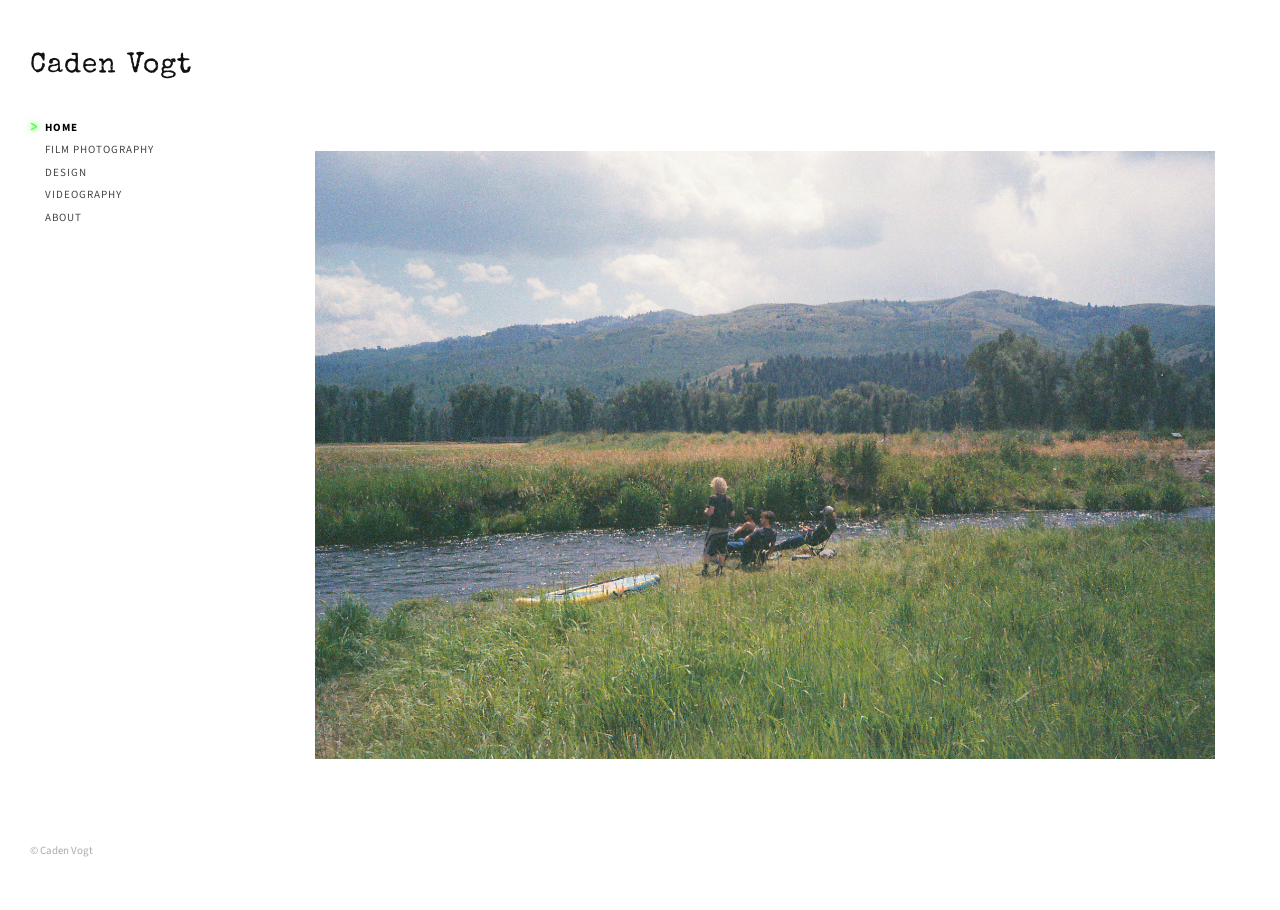
<file: index.html>
<!DOCTYPE html>
<html lang="en">
<head>
  <meta charset="utf-8">
  <meta http-equiv="refresh" content="0; url=cadenvogt.com/">
  <link rel="canonical" href="cadenvogt.com/">
  <title>Caden Vogt</title>
  <script>
    location.replace("cadenvogt.com/" + location.hash);
  </script>
</head>
<body>
  <p><a href="cadenvogt.com/">Caden Vogt</a></p>
</body>
</html>
</file>
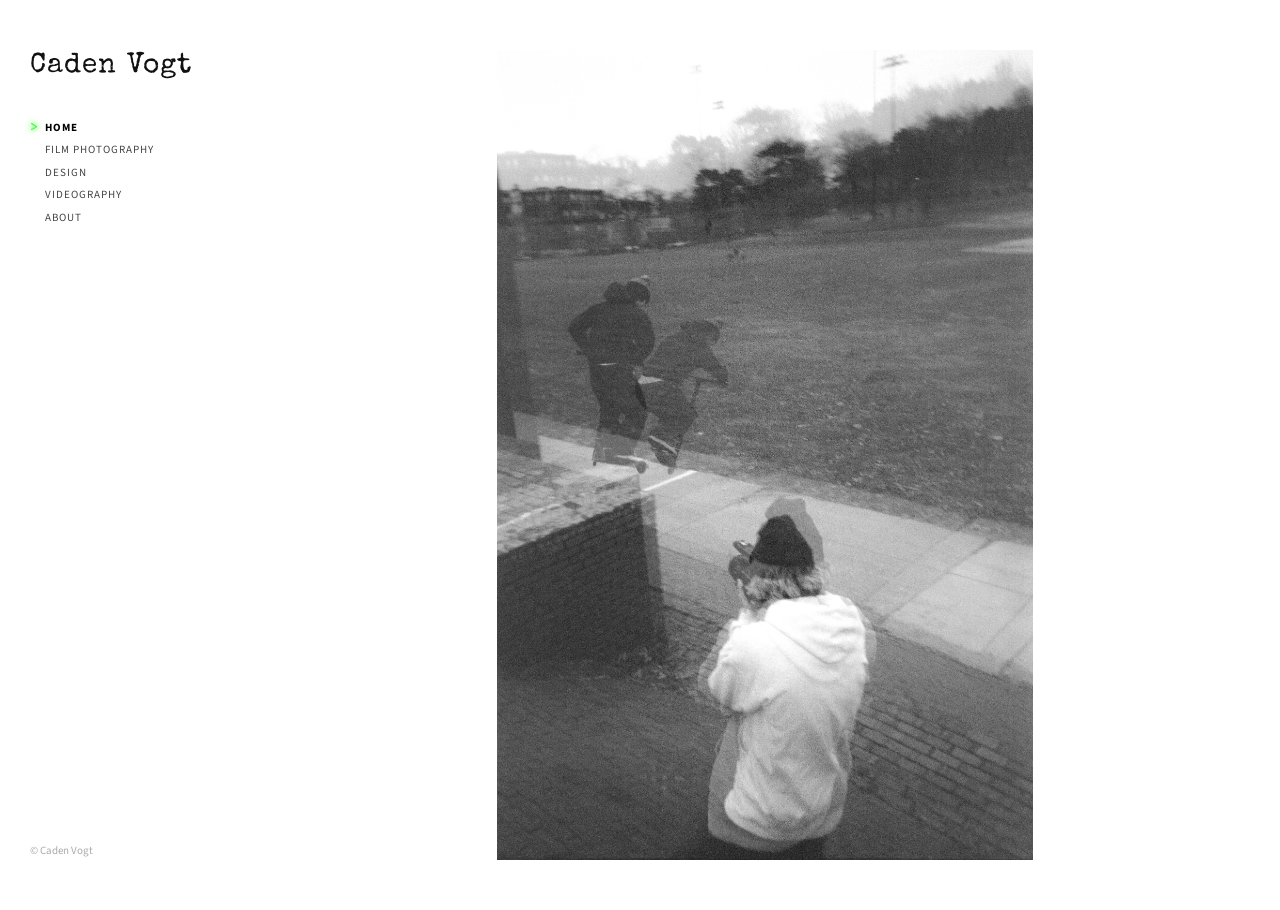
<file: cadenvogt.com/index.html>
<!DOCTYPE html>
<html lang="en">
<head>
  <meta charset="utf-8">
  <meta name="viewport" content="width=device-width, initial-scale=1, viewport-fit=cover">
  <title>Caden Vogt</title>
  <meta name="description" content="Portfolio of Caden Vogt — 35mm film photography, videography, and graphic design. Greater Boston, Massachusetts.">
  <meta name="author" content="Caden Vogt">
  <link rel="preconnect" href="https://fonts.googleapis.com">
  <link rel="preconnect" href="https://fonts.gstatic.com" crossorigin>
  <link href="https://fonts.googleapis.com/css2?family=Special+Elite&family=Source+Sans+3:ital,wght@0,400;0,700;1,400&display=swap" rel="stylesheet">
  <link rel="stylesheet" href="css/style.css?v=menu-cover">
</head>
<body>
  <header class="mob-bar">
    <button type="button" class="menu-toggle" id="menu-toggle" aria-label="Open menu" aria-expanded="false" aria-controls="mobile-drawer">
      <span class="hamburger" aria-hidden="true"><span></span></span>
    </button>
    <a class="mob-brand" href="#/" aria-label="Caden Vogt home">
      <span class="brand-mark">Caden Vogt</span>
    </a>
  </header>

  <div class="backdrop" id="backdrop"></div>

  <aside class="mobile-drawer" id="mobile-drawer" aria-label="Mobile navigation">
    <div class="sidebar-inner">
      <nav class="nav">
        <ul>
          <li><a href="#/" data-nav="home">Home</a></li>
          <li class="nav-group">
            <button type="button" class="nav-parent" aria-expanded="false">Film Photography</button>
            <ul class="subnav">
              <li><a href="#/life" data-nav="35mm-film-photography">Life</a></li>
              <li><a href="#/expired" data-nav="expired-film">Expired</a></li>
              <li><a href="#/multiple-exposures" data-nav="multiple-exposures">Multiple Exposures</a></li>
              <li><a href="#/brand-work" data-nav="brand-work">Brand Work</a></li>
              <li><a href="#/providence-art-show" data-nav="providence-art-show">Providence Art Show</a></li>
              <li><a href="#/black-and-white" data-nav="black-and-white">Black and White</a></li>
              <li><a href="#/brimfield-2026" data-nav="brimfield-2026">Brimfield 2026</a></li>
              <li><a href="#/tattoo" data-nav="tattoo">Tattoo</a></li>
              <li><a href="#/reworks" data-nav="reworks">Reworks</a></li>
            </ul>
          </li>
          <li class="nav-group">
            <button type="button" class="nav-parent" aria-expanded="false">Design</button>
            <ul class="subnav">
              <li><a href="#/logos-clothing" data-nav="logos-clothing">Logos/Clothing</a></li>
              <li><a href="#/textures" data-nav="textures">Textures</a></li>
            </ul>
          </li>
          <li class="nav-group">
            <button type="button" class="nav-parent" aria-expanded="false">Videography</button>
            <ul class="subnav">
              <li><a href="#/full-length-videos" data-nav="full-length-videos">Full-Length Videos</a></li>
              <li><a href="#/social-media-ads" data-nav="social-media-ads">Social Media Ads</a></li>
              <li><a href="#/super-8" data-nav="super-8">Super 8</a></li>
            </ul>
          </li>
          <li><a href="#/about" data-nav="about">About</a></li>
        </ul>
      </nav>
      <p class="sidebar-footer">© Caden Vogt</p>
    </div>
  </aside>

  <div class="page">
    <aside class="sidebar" aria-label="Site">
      <div class="sidebar-inner">
        <a class="brand" href="#/" aria-label="Caden Vogt home">
          <span class="brand-mark">Caden Vogt</span>
        </a>
        <nav class="nav">
          <ul>
            <li><a href="#/" data-nav="home">Home</a></li>
            <li class="nav-group">
              <button type="button" class="nav-parent" aria-expanded="false">Film Photography</button>
              <ul class="subnav">
                <li><a href="#/life" data-nav="35mm-film-photography">Life</a></li>
                <li><a href="#/expired" data-nav="expired-film">Expired</a></li>
                <li><a href="#/multiple-exposures" data-nav="multiple-exposures">Multiple Exposures</a></li>
                <li><a href="#/brand-work" data-nav="brand-work">Brand Work</a></li>
                <li><a href="#/providence-art-show" data-nav="providence-art-show">Providence Art Show</a></li>
                <li><a href="#/black-and-white" data-nav="black-and-white">Black and White</a></li>
                <li><a href="#/brimfield-2026" data-nav="brimfield-2026">Brimfield 2026</a></li>
                <li><a href="#/tattoo" data-nav="tattoo">Tattoo</a></li>
                <li><a href="#/reworks" data-nav="reworks">Reworks</a></li>
              </ul>
            </li>
            <li class="nav-group">
              <button type="button" class="nav-parent" aria-expanded="false">Design</button>
              <ul class="subnav">
                <li><a href="#/logos-clothing" data-nav="logos-clothing">Logos/Clothing</a></li>
                <li><a href="#/textures" data-nav="textures">Textures</a></li>
              </ul>
            </li>
            <li class="nav-group">
              <button type="button" class="nav-parent" aria-expanded="false">Videography</button>
              <ul class="subnav">
                <li><a href="#/full-length-videos" data-nav="full-length-videos">Full-Length Videos</a></li>
                <li><a href="#/social-media-ads" data-nav="social-media-ads">Social Media Ads</a></li>
                <li><a href="#/super-8" data-nav="super-8">Super 8</a></li>
              </ul>
            </li>
            <li><a href="#/about" data-nav="about">About</a></li>
          </ul>
        </nav>
        <p class="sidebar-footer">© Caden Vogt</p>
      </div>
    </aside>

    <main class="main" id="main"></main>
  </div>

  <div class="lightbox" id="lightbox" role="dialog" aria-modal="true" aria-label="Photograph">
    <button type="button" class="lightbox-close" id="lightbox-close" aria-label="Close">×</button>
    <button type="button" class="lightbox-prev" id="lightbox-prev" aria-label="Previous photograph">‹</button>
    <div class="lightbox-image-wrap">
      <img id="lightbox-image" alt="">
      <video id="lightbox-video" muted loop playsinline></video>
    </div>
    <button type="button" class="lightbox-next" id="lightbox-next" aria-label="Next photograph">›</button>
  </div>

  <div class="video-player" id="video-player" role="dialog" aria-modal="true" aria-label="Video player">
    <button type="button" class="video-player-close" id="video-player-close" aria-label="Close">×</button>
    <div class="video-player-frame">
      <video id="player-video" playsinline></video>
      <input type="range" class="video-player-scrub" id="player-scrub" min="0" max="1000" value="0" step="1" aria-label="Seek">
    </div>
  </div>

  <script src="js/site.js?v=home-loop"></script>
</body>
</html>
</file>
<file: cadenvogt.com/css/style.css>
*,
*::before,
*::after {
  box-sizing: border-box;
}

html,
body {
  margin: 0;
  padding: 0;
}

html {
  -webkit-text-size-adjust: 100%;
  overflow-x: hidden;
}

body {
  color: #666;
  background: #fff;
  font-family: "Source Sans 3", "Source Sans Pro", "Helvetica Neue", Helvetica, Arial, sans-serif;
  font-size: 14px;
  line-height: 1.5;
  letter-spacing: 0;
  -webkit-font-smoothing: antialiased;
  overflow-x: hidden;
  max-width: 100%;
}

img,
video {
  max-width: 100%;
  height: auto;
  vertical-align: bottom;
  border: 0;
  image-rendering: auto;
}

iframe {
  max-width: 100%;
  border: 0;
}

a {
  color: #000;
  text-decoration: none;
}

button {
  font-family: inherit;
  cursor: pointer;
  border: 0;
  background: none;
  padding: 0;
  color: inherit;
}

/* —— Layout —— */
.page {
  min-height: 100vh;
  max-width: 100%;
  overflow-x: hidden;
}

.sidebar {
  position: fixed;
  top: 0;
  left: 0;
  z-index: 100;
  width: 250px;
  height: 100%;
  overflow: auto;
  background: #fff;
  color: #aaa;
  font-size: 11px;
  text-align: left;
}

.sidebar-inner {
  display: flex;
  flex-direction: column;
  min-height: 100%;
  padding: 50px 30px 30px;
}

.brand {
  display: block;
  margin-bottom: 36px;
  color: #000;
}

.brand-mark {
  font-family: "Special Elite", "American Typewriter", "Courier Prime", Courier, monospace;
  font-size: 28px;
  font-weight: 400;
  line-height: 1.2;
  letter-spacing: 0.04em;
  color: #111;
}

.nav {
  text-transform: uppercase;
  font-size: 11px;
  letter-spacing: 1px;
}

.nav ul {
  list-style: none;
  margin: 0;
  padding: 0;
}

.nav > ul > li {
  margin-bottom: 6px;
}

.nav a,
.nav .nav-parent {
  position: relative;
  display: block;
  padding-left: 1.35em;
  color: #444;
}

.nav .nav-parent {
  cursor: pointer;
  width: 100%;
  text-align: left;
  font: inherit;
  text-transform: inherit;
  letter-spacing: inherit;
  line-height: inherit;
}

.nav a::before,
.nav .nav-parent::before {
  content: ">";
  position: absolute;
  left: 0;
  top: 0;
  width: 1em;
  color: #3dff4a;
  font-family: "Special Elite", "Courier New", Courier, monospace;
  font-size: 16px;
  font-weight: 400;
  letter-spacing: 0;
  line-height: 1.2;
  text-transform: none;
  opacity: 0;
  pointer-events: none;
  text-shadow:
    0 0 4px #39ff14,
    0 0 10px rgba(57, 255, 20, 0.7);
}

.nav a:hover::before,
.nav a:focus-visible::before,
.nav a.is-current::before,
.nav .nav-parent:hover::before {
  opacity: 1;
}

.nav:hover a.is-current:not(:hover)::before {
  opacity: 0;
}

.nav a:hover,
.nav .nav-parent:hover {
  color: #111;
}

.nav a.is-current {
  font-weight: 700;
  color: #000;
}

.nav .subnav {
  display: none;
  margin-top: 6px;
  margin-left: 8px;
}

.nav-group.is-open > .subnav {
  display: block;
}

.nav .subnav li {
  margin-bottom: 6px;
}

.sidebar-footer {
  margin-top: auto;
  padding-top: 40px;
  font-size: 11px;
  color: #aaa;
}

.main {
  margin-left: 250px;
  padding: 50px 30px 40px 0;
  min-height: 100vh;
}

.main.is-home {
  display: flex;
  align-items: center;
  justify-content: center;
  padding: 50px 30px;
}

.main.is-centered {
  padding: 50px 30px 40px;
}

.main-wrap {
  max-width: 1600px;
  min-width: 0;
  width: 100%;
}

.main.is-home .main-wrap {
  width: 100%;
  display: flex;
  justify-content: center;
  align-items: center;
}

.page-title {
  margin: 0 0 1.2em;
  font-size: 16px;
  font-weight: 700;
  color: #000;
}

.page-title a {
  color: inherit;
}

.album-card {
  display: block;
  max-width: 420px;
}

.album-card .cover {
  display: block;
  background: #f4f4f4;
}

.album-card img {
  display: block;
  width: 100%;
  height: auto;
  opacity: 0;
  transition: opacity 0.4s ease;
}

.album-card img.is-loaded {
  opacity: 1;
}

.album-card h2 {
  margin: 0.7em 0 0;
  font-size: 14px;
  font-weight: 700;
  color: #000;
}

/* —— Home film scanner —— */
.scanner {
  width: min(100%, 900px);
  max-width: 100%;
  margin: 0 auto;
}

.film {
  background: transparent;
  margin: 0 auto;
  display: flex;
  flex-direction: column;
  align-items: stretch;
  max-width: 100%;
}

.gate {
  position: relative;
  display: block;
  width: 100%;
  max-width: 100%;
  margin: 0 auto;
  background: transparent;
  overflow: hidden;
  cursor: zoom-in;
  border: 0;
  padding: 0;
  color: inherit;
  font: inherit;
  appearance: none;
  -webkit-appearance: none;
}

.gate img {
  position: absolute;
  inset: 0;
  width: 100%;
  height: 100%;
  object-fit: contain;
  object-position: center center;
  image-rendering: auto;
  background: transparent;
}

.gate .frame-current {
  z-index: 1;
  opacity: 0;
}

.gate .frame-current.is-loaded {
  opacity: 1;
}

.gate .frame-incoming {
  z-index: 2;
  opacity: 0;
  visibility: hidden;
}

.scanner.is-scanning .frame-current.is-loaded {
  animation: frame-fade-out 2.6s ease-in-out forwards;
}

.scanner.is-scanning .frame-incoming {
  visibility: visible;
  animation: frame-fade 2.6s ease-in-out forwards;
}

@keyframes frame-fade {
  from { opacity: 0; }
  to { opacity: 1; }
}

@keyframes frame-fade-out {
  from { opacity: 1; }
  to { opacity: 0; }
}

@media (prefers-reduced-motion: reduce) {
  .scanner.is-scanning .frame-current.is-loaded,
  .scanner.is-scanning .frame-incoming {
    animation: none;
  }

  .scanner.is-scanning .frame-incoming {
    opacity: 1;
    visibility: visible;
  }
}

/* —— About —— */
.about {
  max-width: 640px;
  margin: 0 auto;
  color: #555;
  text-align: left;
}

.about-photo {
  display: block;
  width: auto;
  max-width: min(100%, 520px);
  height: auto;
  max-height: min(80vh, 1024px);
  margin: 1.5em auto 0;
  object-fit: contain;
}

.about p {
  margin: 0 0 1em;
}

.about .lede {
  color: #333;
}

/* —— Masonry grid —— */
.grid {
  position: relative;
  width: 100%;
  max-width: 100%;
  overflow-x: hidden;
}

.tile {
  position: absolute;
  top: 0;
  left: 0;
  display: block;
  background: transparent;
  overflow: hidden;
  cursor: zoom-in;
}

.grid.is-scrambling {
  pointer-events: none;
}

.grid.is-scrambling .tile {
  will-change: transform;
  box-shadow: 0 10px 28px rgba(0, 0, 0, 0.12);
}

.grid.is-settling {
  transition: height 0.95s cubic-bezier(0.22, 1, 0.36, 1);
}

.tile img,
.tile video {
  display: block;
  width: 100%;
  height: 100%;
  object-fit: contain;
  object-position: center center;
  image-rendering: auto;
  opacity: 0;
  transition: opacity 0.45s ease;
}

.tile img.is-loaded,
.tile video.is-loaded {
  opacity: 1;
}

.tile video {
  background: #000;
  pointer-events: none;
}

.grid.is-stack {
  display: flex;
  flex-direction: column;
  align-items: stretch;
  gap: 28px;
  max-width: min(100%, 920px);
}

.grid.is-stack .tile {
  position: relative;
  top: auto;
  left: auto;
  width: 100%;
  height: auto;
}

.grid.is-stack .tile img,
.grid.is-stack .tile video {
  width: 100%;
  height: auto;
}

.yt-stack {
  display: flex;
  flex-direction: column;
  align-items: stretch;
  gap: 36px;
  max-width: min(100%, 920px);
}

.main-wrap.is-centered {
  width: 100%;
  max-width: 100%;
  min-width: 0;
  margin: 0 auto;
  display: flex;
  flex-direction: column;
  align-items: center;
}

.main-wrap.is-centered .grid {
  width: 100%;
}

.yt-stack.is-centered {
  width: 100%;
  max-width: min(100%, 860px);
  margin: 0 auto;
}

.yt-stack.is-centered .yt-item {
  width: 100%;
}

.yt-item {
  width: 100%;
}

.yt-meta {
  margin: 0 0 6px;
  font-size: 11px;
  line-height: 1.3;
  letter-spacing: 0.02em;
  color: #666;
  text-align: left;
  overflow-wrap: anywhere;
}

.yt-title {
  color: #444;
}

.yt-year {
  color: #888;
}

.yt-length {
  color: #888;
}

.yt-frame {
  position: relative;
  width: 100%;
  aspect-ratio: 16 / 9;
  background: #111;
  overflow: hidden;
}

.yt-play {
  position: absolute;
  inset: 0;
  width: 100%;
  height: 100%;
  display: block;
  cursor: pointer;
}

.yt-thumb {
  display: block;
  width: 100%;
  height: 100%;
  object-fit: cover;
  object-position: center;
  opacity: 0;
  transition: opacity 0.45s ease;
}

.yt-thumb.is-loaded {
  opacity: 1;
}

.yt-play-icon {
  position: absolute;
  top: 50%;
  left: 50%;
  width: 68px;
  height: 48px;
  margin: -24px 0 0 -34px;
  border-radius: 14px;
  background: rgba(0, 0, 0, 0.72);
  pointer-events: none;
}

.yt-play-icon::after {
  content: "";
  position: absolute;
  top: 50%;
  left: 50%;
  margin: -8px 0 0 -5px;
  border-style: solid;
  border-width: 8px 0 8px 14px;
  border-color: transparent transparent transparent #fff;
}

.yt-play:hover .yt-play-icon,
.yt-play:focus-visible .yt-play-icon {
  background: #f00;
}

.yt-frame iframe {
  position: absolute;
  inset: 0;
  width: 100%;
  height: 100%;
  border: 0;
}

/* —— Mobile bar + menu —— */
.mob-bar {
  display: none;
  position: fixed;
  top: 0;
  left: 0;
  z-index: 320;
  width: 100%;
  min-height: 50px;
  background: #fff;
  align-items: center;
  overflow: visible;
}

.menu-toggle {
  position: relative;
  flex: 0 0 50px;
  width: 50px;
  height: 50px;
  display: flex;
  align-items: center;
  justify-content: center;
  color: #444;
}

.menu-toggle:hover,
.menu-toggle:focus {
  color: #000;
}

.mob-brand {
  display: flex;
  align-items: center;
  min-width: 0;
  padding: 0 12px 0 2px;
  color: #111;
}

.mob-bar .brand-mark {
  font-size: 22px;
  line-height: 1.15;
  letter-spacing: 0.04em;
  white-space: nowrap;
  overflow: visible;
}

.hamburger {
  position: relative;
  width: 18px;
  height: 12px;
}

.hamburger span,
.hamburger::before,
.hamburger::after {
  content: "";
  position: absolute;
  left: 0;
  width: 18px;
  height: 1.5px;
  background: currentColor;
}

.hamburger span {
  top: 5.25px;
}

.hamburger::before {
  top: 0;
}

.hamburger::after {
  bottom: 0;
}

.backdrop {
  display: none;
  position: fixed;
  inset: 0;
  z-index: 250;
  background: rgba(0, 0, 0, 0.35);
}

.mobile-drawer {
  display: none;
}

/* —— Lightbox —— */
.lightbox {
  position: fixed;
  inset: 0;
  z-index: 400;
  display: none;
  align-items: stretch;
  justify-content: stretch;
  padding: 24px 56px;
  background: rgba(255, 255, 255, 0.97);
  overflow: hidden;
}

.lightbox.is-open {
  display: flex;
}

.lightbox-image-wrap {
  flex: 1;
  min-width: 0;
  min-height: 0;
  display: flex;
  align-items: center;
  justify-content: center;
}

.lightbox img,
.lightbox video {
  display: block;
  max-width: 100%;
  max-height: 100%;
  width: auto;
  height: auto;
  margin: 0 auto;
  object-fit: contain;
  object-position: center center;
  image-rendering: auto;
}

.lightbox video {
  display: none;
  background: #000;
}

.lightbox.is-video img {
  display: none;
}

.lightbox.is-video video {
  display: block;
}

/* —— Video player —— */
.video-player {
  position: fixed;
  inset: 0;
  z-index: 410;
  display: none;
  align-items: center;
  justify-content: center;
  background: rgba(0, 0, 0, 0.92);
}

.video-player.is-open {
  display: flex;
}

.video-player-frame {
  display: flex;
  flex-direction: column;
  align-items: stretch;
  max-width: calc(100% - 80px);
  max-height: calc(100% - 80px);
}

.video-player video {
  display: block;
  max-width: 100%;
  max-height: calc(100% - 40px);
  width: auto;
  height: auto;
  background: #000;
}

.video-player-scrub {
  display: block;
  width: 100%;
  margin: 12px 0 0;
  height: 18px;
  accent-color: #fff;
  cursor: pointer;
}

.video-player-close {
  position: absolute;
  top: 12px;
  right: 12px;
  z-index: 1;
  color: #ddd;
  width: 48px;
  height: 48px;
  display: flex;
  align-items: center;
  justify-content: center;
  font-size: 28px;
  line-height: 1;
}

.video-player-close:hover {
  color: #fff;
}

.lightbox-close,
.lightbox-prev,
.lightbox-next {
  position: absolute;
  color: #444;
  width: 48px;
  height: 48px;
  display: flex;
  align-items: center;
  justify-content: center;
}

.lightbox-close:hover,
.lightbox-prev:hover,
.lightbox-next:hover {
  color: #000;
}

.lightbox-close {
  top: 12px;
  right: 12px;
  font-size: 28px;
  line-height: 1;
}

.lightbox-prev,
.lightbox-next {
  top: 50%;
  transform: translateY(-50%);
  font-size: 32px;
}

.lightbox-prev {
  left: 8px;
}

.lightbox-next {
  right: 8px;
}

.sr-only {
  position: absolute;
  width: 1px;
  height: 1px;
  padding: 0;
  margin: -1px;
  overflow: hidden;
  clip: rect(0, 0, 0, 0);
  border: 0;
}

/* —— Responsive —— */
@media (max-width: 767px), (max-width: 950px) and (hover: none) and (orientation: landscape) {
  .mob-bar {
    display: flex;
    width: 100%;
    max-width: 100%;
  }

  .sidebar {
    display: none;
  }

  .main,
  .main.is-home,
  .main.is-centered {
    margin-left: 0;
    padding: 66px 12px 32px;
    padding-left: max(12px, env(safe-area-inset-left));
    padding-right: max(12px, env(safe-area-inset-right));
    overflow-x: hidden;
    max-width: 100%;
  }

  .main-wrap,
  .main-wrap.is-centered,
  .grid,
  .yt-stack,
  .yt-stack.is-centered,
  .about,
  .scanner,
  .film,
  .gate {
    width: 100%;
    max-width: 100%;
    min-width: 0;
  }

  .about-photo {
    width: 100%;
    max-width: 100%;
    height: auto;
  }

  .tile {
    max-width: 100%;
  }

  .backdrop.is-open {
    display: block;
  }

  .mobile-drawer {
    display: block;
    position: fixed;
    top: 0;
    left: 0;
    z-index: 300;
    width: min(280px, 86vw);
    height: 100%;
    overflow: auto;
    background: #111;
    color: #fff;
    transform: translateX(-105%);
    transition: transform 0.28s ease;
    box-shadow: none;
  }

  .mobile-drawer.is-open {
    transform: translateX(0);
  }

  .mobile-drawer .sidebar-inner {
    padding: 56px 24px 24px;
  }

  body.is-menu-open .mob-bar {
    background: transparent;
  }

  body.is-menu-open .mob-brand {
    visibility: hidden;
  }

  body.is-menu-open .menu-toggle,
  body.is-menu-open .menu-toggle:hover,
  body.is-menu-open .menu-toggle:focus {
    color: #fff;
  }

  .mobile-drawer .nav a,
  .mobile-drawer .nav .nav-parent {
    color: #ccc;
  }

  .mobile-drawer .nav a:hover,
  .mobile-drawer .nav a.is-current,
  .mobile-drawer .nav .nav-parent:hover {
    color: #fff;
  }

  .mobile-drawer .sidebar-footer {
    color: #888;
  }

  .lightbox {
    padding: 56px 56px 16px;
  }

  .lightbox img,
  .lightbox video,
  .lightbox-image-wrap {
    max-width: 100%;
    max-height: 100%;
  }

  .lightbox-prev,
  .lightbox-next {
    top: 50%;
    transform: translateY(-50%);
    width: 44px;
    height: 64px;
  }

  .lightbox-prev {
    left: 2px;
  }

  .lightbox-next {
    right: 2px;
  }

  .video-player-frame,
  .video-player video {
    max-width: calc(100% - 16px);
    max-height: calc(100% - 72px);
  }
}

@media (min-width: 768px) and (max-width: 1024px) and (min-height: 600px) {
  .sidebar {
    width: 210px;
  }

  .sidebar-inner {
    padding: 36px 22px 24px;
  }

  .brand-mark {
    font-size: 24px;
    letter-spacing: 0.03em;
  }

  .main {
    margin-left: 210px;
    padding: 36px 20px 32px 0;
  }

  .main.is-home,
  .main.is-centered {
    padding: 36px 20px 32px;
  }
}
</file>
